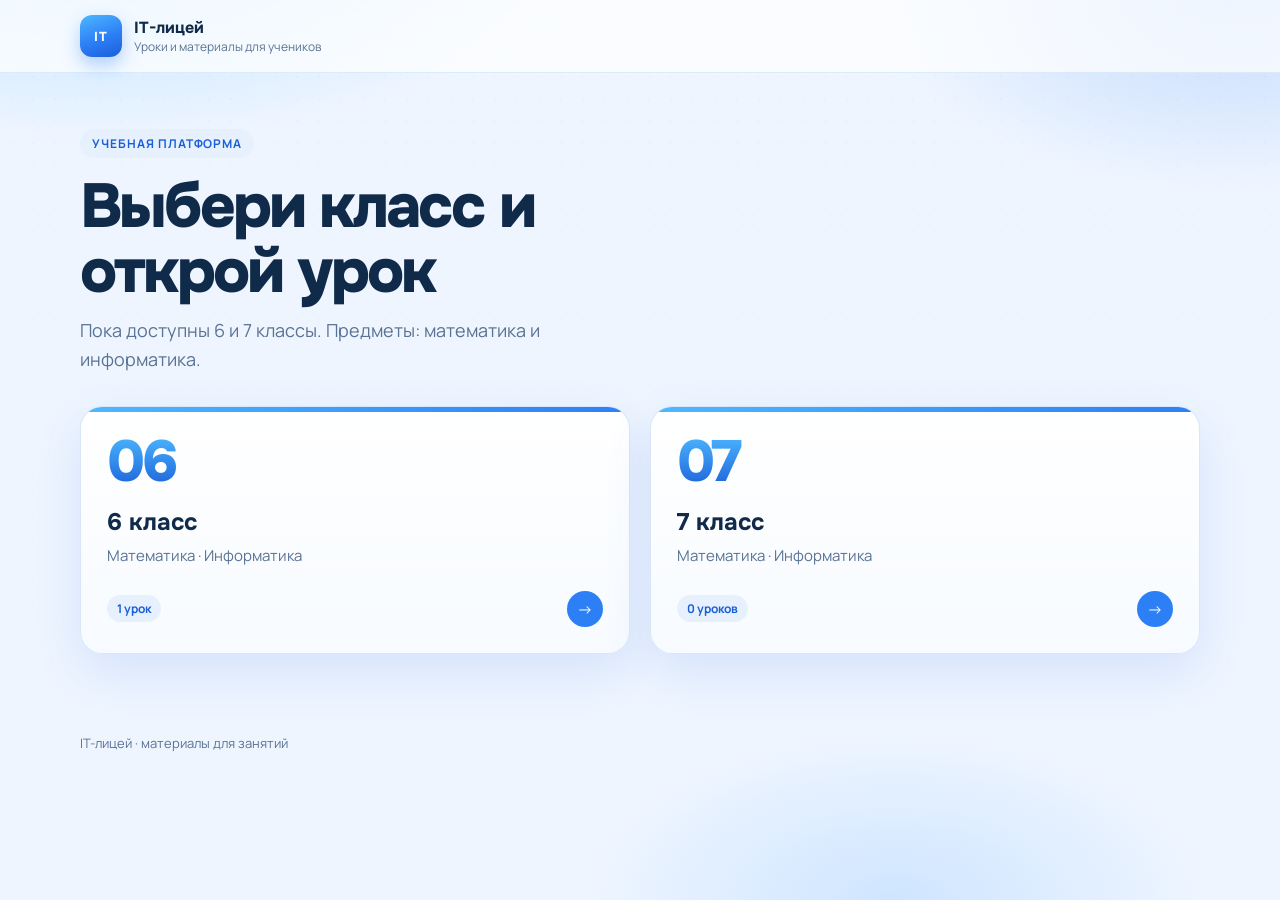
<file: index.html>
<!DOCTYPE html>
<html lang="ru">
  <head>
    <meta charset="UTF-8" />
    <meta name="viewport" content="width=device-width, initial-scale=1" />
    <title>IT-лицей — учебные материалы</title>
    <link rel="icon" href="favicon.svg" type="image/svg+xml" />
    <link rel="preconnect" href="https://fonts.googleapis.com" />
    <link rel="preconnect" href="https://fonts.gstatic.com" crossorigin />
    <link
      href="https://fonts.googleapis.com/css2?family=Manrope:wght@400;500;600;700;800&family=Onest:wght@500;600;700;800&display=swap"
      rel="stylesheet"
    />
    <link rel="stylesheet" href="css/styles.css" />
  </head>
  <body data-page="home">
    <a class="skip" href="#content">К содержанию</a>
    <header class="site-header">
      <div class="wrap header-inner">
        <a class="brand" href="index.html">
          <span class="mark">IT</span>
          <span class="brand-text">
            <strong data-brand-name>IT-лицей</strong>
            <span data-brand-tag>Уроки и материалы для учеников</span>
          </span>
        </a>
      </div>
    </header>
    <main id="content" class="wrap">
      <section class="hero">
        <span class="kicker">Учебная платформа</span>
        <h1>Выбери класс и открой урок</h1>
        <p class="lede">
          Пока доступны 6 и 7 классы. Предметы: математика и информатика.
        </p>
      </section>
      <section class="grid" data-home-grid></section>
    </main>
    <footer class="site-footer wrap">IT-лицей · материалы для занятий</footer>
    <script src="js/curriculum.js"></script>
    <script src="js/app.js"></script>
  </body>
</html>
</file>
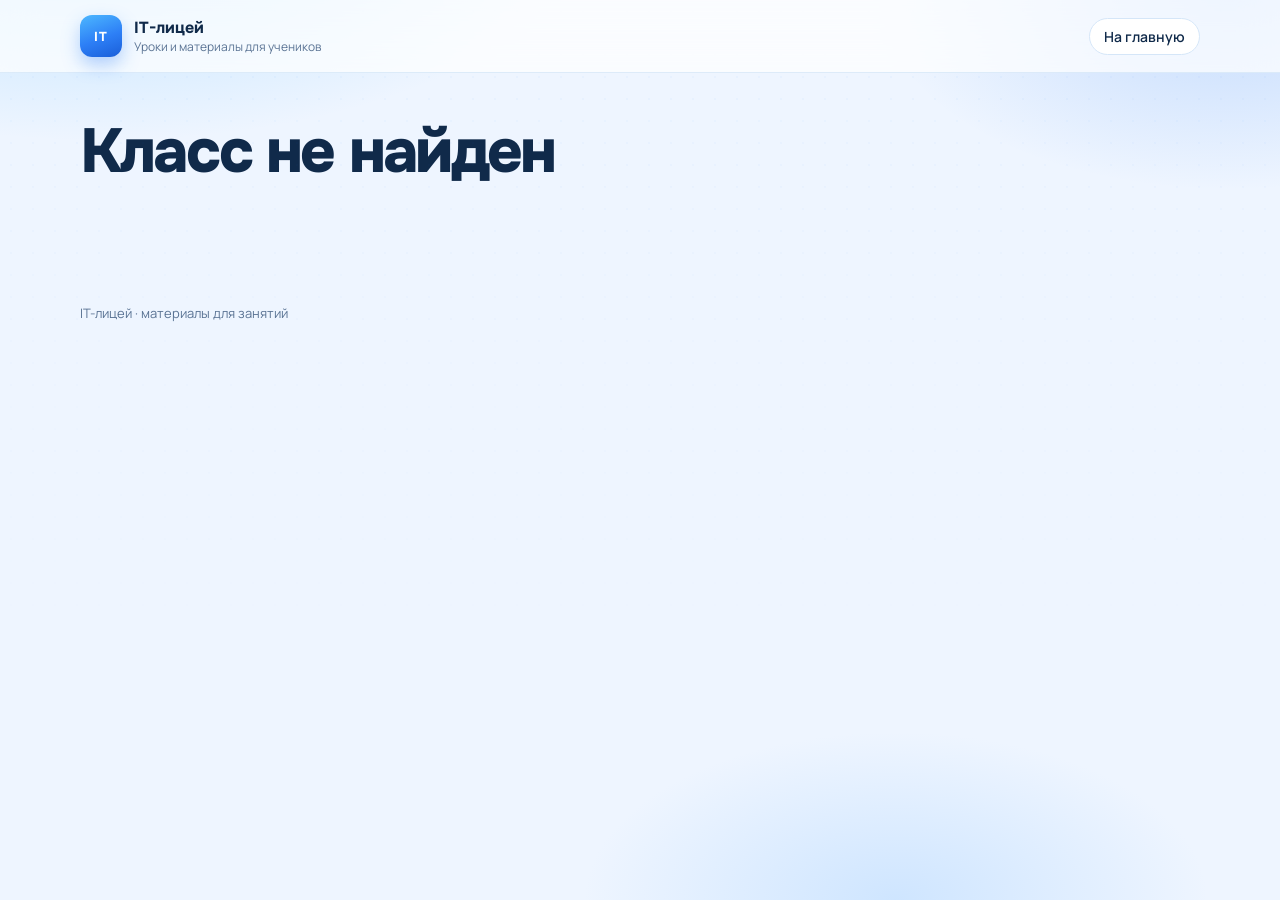
<file: klass.html>
<!DOCTYPE html>
<html lang="ru">
  <head>
    <meta charset="UTF-8" />
    <meta name="viewport" content="width=device-width, initial-scale=1" />
    <title>Класс — IT-лицей</title>
    <link rel="icon" href="favicon.svg" type="image/svg+xml" />
    <link rel="preconnect" href="https://fonts.googleapis.com" />
    <link rel="preconnect" href="https://fonts.gstatic.com" crossorigin />
    <link
      href="https://fonts.googleapis.com/css2?family=Manrope:wght@400;500;600;700;800&family=Onest:wght@500;600;700;800&display=swap"
      rel="stylesheet"
    />
    <link rel="stylesheet" href="css/styles.css" />
  </head>
  <body data-page="klass">
    <a class="skip" href="#content">К содержанию</a>
    <header class="site-header">
      <div class="wrap header-inner">
        <a class="brand" href="index.html">
          <span class="mark">IT</span>
          <span class="brand-text">
            <strong data-brand-name>IT-лицей</strong>
            <span data-brand-tag>Уроки и материалы для учеников</span>
          </span>
        </a>
        <a class="nav-link" href="index.html">На главную</a>
      </div>
    </header>
    <main id="content" class="wrap">
      <nav class="crumbs" data-crumbs></nav>
      <div class="page-head">
        <h1 class="page-title" data-page-title>Класс</h1>
      </div>
      <section class="grid" data-subject-grid></section>
    </main>
    <footer class="site-footer wrap">IT-лицей · материалы для занятий</footer>
    <script src="js/curriculum.js"></script>
    <script src="js/app.js"></script>
  </body>
</html>
</file>
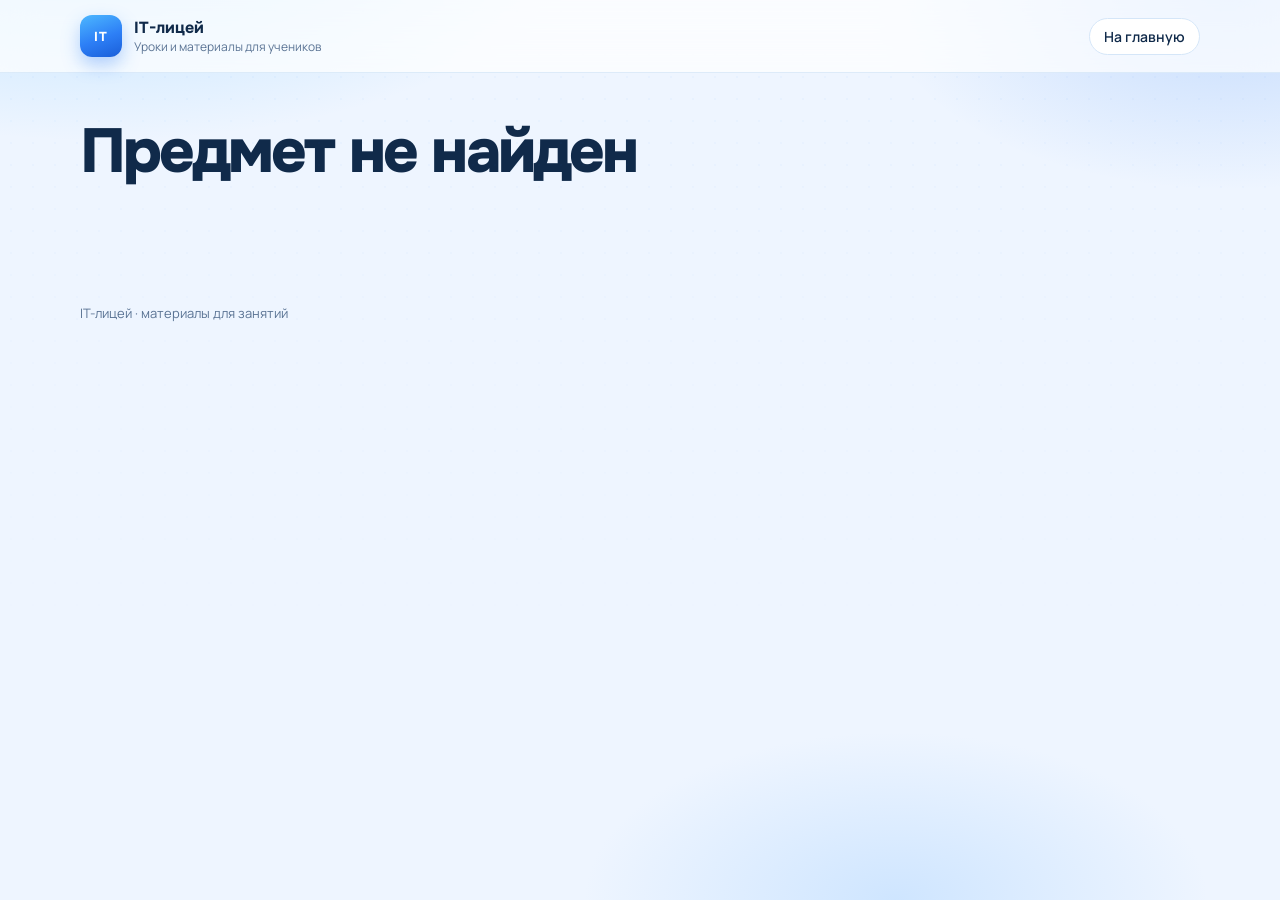
<file: predmet.html>
<!DOCTYPE html>
<html lang="ru">
  <head>
    <meta charset="UTF-8" />
    <meta name="viewport" content="width=device-width, initial-scale=1" />
    <title>Предмет — IT-лицей</title>
    <link rel="icon" href="favicon.svg" type="image/svg+xml" />
    <link rel="preconnect" href="https://fonts.googleapis.com" />
    <link rel="preconnect" href="https://fonts.gstatic.com" crossorigin />
    <link
      href="https://fonts.googleapis.com/css2?family=Manrope:wght@400;500;600;700;800&family=Onest:wght@500;600;700;800&display=swap"
      rel="stylesheet"
    />
    <link rel="stylesheet" href="css/styles.css" />
  </head>
  <body data-page="predmet">
    <a class="skip" href="#content">К содержанию</a>
    <header class="site-header">
      <div class="wrap header-inner">
        <a class="brand" href="index.html">
          <span class="mark">IT</span>
          <span class="brand-text">
            <strong data-brand-name>IT-лицей</strong>
            <span data-brand-tag>Уроки и материалы для учеников</span>
          </span>
        </a>
        <a class="nav-link" href="index.html">На главную</a>
      </div>
    </header>
    <main id="content" class="wrap">
      <nav class="crumbs" data-crumbs></nav>
      <div class="page-head">
        <h1 class="page-title" data-page-title>Предмет</h1>
      </div>
      <section class="lessons" data-lesson-list></section>
    </main>
    <footer class="site-footer wrap">IT-лицей · материалы для занятий</footer>
    <script src="js/curriculum.js"></script>
    <script src="js/app.js"></script>
  </body>
</html>
</file>
<file: css/styles.css>
:root {
  --bg: #eef5ff;
  --paper: #ffffff;
  --ink: #102a4a;
  --muted: #5a7394;
  --line: #d5e6f8;
  --accent: #2d7ff6;
  --accent-dark: #1a5ed8;
  --sky: #4db8ff;
  --soft: #e7f1fe;
  --shadow: 0 18px 48px rgba(29, 99, 214, 0.12);
  --radius: 22px;
  --font-display: "Onest", system-ui, sans-serif;
  --font-ui: "Manrope", system-ui, sans-serif;
}

*,
*::before,
*::after {
  box-sizing: border-box;
}

html {
  scroll-behavior: smooth;
}

body {
  margin: 0;
  min-height: 100vh;
  color: var(--ink);
  font-family: var(--font-ui);
  background:
    radial-gradient(900px 420px at 8% -10%, rgba(77, 184, 255, 0.35), transparent 55%),
    radial-gradient(700px 380px at 96% 0%, rgba(45, 127, 246, 0.22), transparent 50%),
    radial-gradient(520px 280px at 70% 100%, rgba(168, 210, 255, 0.45), transparent 60%),
    var(--bg);
}

body::before {
  content: "";
  position: fixed;
  inset: 0;
  pointer-events: none;
  background-image: radial-gradient(rgba(45, 127, 246, 0.09) 1px, transparent 1px);
  background-size: 22px 22px;
  mask-image: linear-gradient(180deg, rgba(0, 0, 0, 0.4), transparent 72%);
}

a {
  color: inherit;
  text-decoration: none;
}

img {
  max-width: 100%;
}

.skip {
  position: absolute;
  left: 16px;
  top: -40px;
  z-index: 30;
  padding: 8px 12px;
  border-radius: 10px;
  background: var(--accent);
  color: #fff;
}

.skip:focus {
  top: 12px;
}

.wrap {
  width: min(1120px, calc(100% - 40px));
  margin: 0 auto;
}

.site-header {
  position: sticky;
  top: 0;
  z-index: 20;
  border-bottom: 1px solid rgba(213, 230, 248, 0.8);
  background: rgba(255, 255, 255, 0.72);
  backdrop-filter: blur(18px);
}

.header-inner {
  display: flex;
  align-items: center;
  justify-content: space-between;
  gap: 16px;
  min-height: 72px;
}

.brand {
  display: flex;
  align-items: center;
  gap: 12px;
}

.mark {
  display: grid;
  place-items: center;
  width: 42px;
  height: 42px;
  border-radius: 12px;
  background: linear-gradient(160deg, var(--sky), var(--accent) 55%, var(--accent-dark));
  color: #fff;
  font-family: var(--font-display);
  font-size: 13px;
  font-weight: 700;
  letter-spacing: 0.04em;
  box-shadow: 0 8px 18px rgba(45, 127, 246, 0.35);
}

.brand-text {
  display: flex;
  flex-direction: column;
}

.brand-text strong {
  font-family: var(--font-display);
  font-size: 16px;
  font-weight: 700;
}

.brand-text span {
  color: var(--muted);
  font-size: 12px;
}

.nav-link {
  padding: 8px 14px;
  border: 1px solid var(--line);
  border-radius: 999px;
  background: #fff;
  color: var(--ink);
  font-size: 14px;
  font-weight: 600;
}

.nav-link:hover {
  border-color: var(--accent);
  color: var(--accent-dark);
}

.hero {
  position: relative;
  z-index: 1;
  padding: 56px 0 32px;
}

.kicker {
  display: inline-flex;
  margin-bottom: 16px;
  padding: 6px 12px;
  border-radius: 999px;
  background: var(--soft);
  color: var(--accent-dark);
  font-size: 12px;
  font-weight: 700;
  letter-spacing: 0.08em;
  text-transform: uppercase;
}

.hero h1,
.page-title {
  margin: 0 0 12px;
  max-width: 16ch;
  font-family: var(--font-display);
  font-size: clamp(36px, 6vw, 62px);
  font-weight: 800;
  line-height: 1.05;
  letter-spacing: -0.045em;
}

.lede {
  max-width: 48ch;
  margin: 0;
  color: var(--muted);
  font-size: 18px;
  line-height: 1.6;
}

.lede a {
  color: var(--accent-dark);
  font-weight: 700;
}

.grid {
  position: relative;
  z-index: 1;
  display: grid;
  grid-template-columns: repeat(2, 1fr);
  gap: 20px;
  padding-bottom: 72px;
}

.card {
  position: relative;
  display: flex;
  overflow: hidden;
  flex-direction: column;
  min-height: 248px;
  padding: 26px;
  border: 1px solid rgba(213, 230, 248, 0.95);
  border-radius: var(--radius);
  background: linear-gradient(180deg, #ffffff 0%, #f7fbff 100%);
  box-shadow: var(--shadow);
  cursor: pointer;
  transition: transform 0.2s ease, box-shadow 0.2s ease, border-color 0.2s ease;
}

.card::before {
  content: "";
  position: absolute;
  inset: 0 0 auto;
  height: 5px;
  background: linear-gradient(90deg, var(--sky), var(--accent));
}

.card:hover {
  transform: translateY(-5px);
  border-color: #b9d6fb;
  box-shadow: 0 24px 56px rgba(29, 99, 214, 0.18);
}

.card-num {
  font-family: var(--font-display);
  font-size: 58px;
  font-weight: 800;
  line-height: 1;
  letter-spacing: -0.06em;
  background: linear-gradient(180deg, var(--sky), var(--accent-dark));
  -webkit-background-clip: text;
  background-clip: text;
  color: transparent;
}

.card h2,
.card h3 {
  margin: 16px 0 8px;
  font-family: var(--font-display);
  font-size: 24px;
  font-weight: 700;
}

.card p,
.meta {
  margin: 0;
  color: var(--muted);
  font-size: 15px;
}

.card-foot {
  display: flex;
  align-items: center;
  justify-content: space-between;
  gap: 12px;
  margin-top: auto;
  padding-top: 22px;
  font-size: 14px;
}

.chip {
  display: inline-flex;
  align-items: center;
  gap: 6px;
  padding: 5px 10px;
  border-radius: 999px;
  background: var(--soft);
  color: var(--accent-dark);
  font-size: 12px;
  font-weight: 700;
}

.chip.teal {
  background: #e5f6ff;
  color: #1277b8;
}

.arrow {
  display: grid;
  place-items: center;
  width: 36px;
  height: 36px;
  border-radius: 50%;
  background: var(--accent);
  color: #fff;
  font-size: 16px;
}

.crumbs {
  display: flex;
  flex-wrap: wrap;
  gap: 8px;
  margin: 28px 0 18px;
  color: var(--muted);
  font-size: 14px;
}

.crumbs a {
  color: var(--accent-dark);
  font-weight: 600;
}

.crumbs a:hover {
  text-decoration: underline;
}

.page-head {
  display: flex;
  align-items: end;
  justify-content: space-between;
  gap: 20px;
  margin-bottom: 28px;
}

.lessons {
  display: grid;
  gap: 12px;
  padding-bottom: 72px;
}

.lesson-row {
  display: grid;
  grid-template-columns: 64px 1fr auto;
  align-items: center;
  gap: 16px;
  padding: 18px 20px;
  border: 1px solid var(--line);
  border-radius: 16px;
  background: var(--paper);
  box-shadow: 0 8px 24px rgba(29, 99, 214, 0.06);
  transition: transform 0.18s ease, border-color 0.18s ease;
}

.lesson-row:hover {
  transform: translateX(4px);
  border-color: #b9d6fb;
}

.lesson-row .n {
  font-family: var(--font-display);
  font-size: 20px;
  font-weight: 800;
  color: var(--accent);
}

.empty {
  padding: 36px;
  border: 1px dashed #b9d6fb;
  border-radius: var(--radius);
  background: rgba(255, 255, 255, 0.72);
  color: var(--muted);
}

.article {
  position: relative;
  z-index: 1;
  margin-bottom: 80px;
  padding: 36px 40px 48px;
  border: 1px solid var(--line);
  border-radius: 24px;
  background: var(--paper);
  box-shadow: var(--shadow);
  font-size: 18px;
  line-height: 1.7;
}

.lesson-intro {
  margin-bottom: 4px;
}

.lesson-intro h1 {
  margin: 0 0 12px;
  font-family: var(--font-display);
  font-size: clamp(28px, 4vw, 42px);
  line-height: 1.15;
  letter-spacing: -0.03em;
}

.tabs {
  display: flex;
  flex-wrap: wrap;
  gap: 8px;
  margin: 18px 0 4px;
  padding: 0 0 8px;
}

.tab {
  display: grid;
  place-items: center;
  width: 36px;
  height: 36px;
  padding: 0;
  border: 1px solid var(--line);
  border-radius: 50%;
  background: #fff;
  color: var(--muted);
  font-family: var(--font-display);
  font-size: 14px;
  font-weight: 700;
  cursor: pointer;
}

.tab:hover {
  border-color: #b9d6fb;
  color: var(--ink);
}

.tab.is-active {
  border-color: transparent;
  background: linear-gradient(160deg, var(--sky), var(--accent) 60%, var(--accent-dark));
  color: #fff;
  box-shadow: 0 8px 16px rgba(45, 127, 246, 0.28);
}

.tab-panel {
  padding-top: 8px;
}

.article h1 {
  margin: 0 0 12px;
  font-family: var(--font-display);
  font-size: clamp(28px, 4vw, 42px);
  line-height: 1.15;
  letter-spacing: -0.03em;
}

.article h2 {
  margin: 8px 0 14px;
  padding: 4px 0 0 14px;
  border-left: 4px solid var(--accent);
  font-family: var(--font-display);
  font-size: 24px;
}

.article h3 {
  margin: 32px 0 12px;
  padding-top: 18px;
  border-top: 1px dashed var(--line);
  font-size: 20px;
}

.article p,
.article li {
  color: #24364f;
}

.article ul,
.article ol {
  margin: 8px 0 16px;
  padding-left: 1.4em;
}

.article li {
  margin: 6px 0;
}

.article hr {
  border: 0;
  border-top: 1px solid var(--line);
  margin: 32px 0;
}

.article .katex-display,
.article .tex-display {
  margin: 18px 0;
  overflow-x: auto;
  overflow-y: hidden;
  padding-top: 0.9em;
}

/* Дополнительный множитель: скобочка и число справа сверху от числителя */
.article .katex .addm {
  position: relative;
  padding-right: 0.78em;
}

.article .katex .addm-hat {
  position: absolute;
  left: calc(100% - 0.02em);
  top: -0.52em;
  font-size: 0.58em;
  line-height: 1;
  font-style: normal;
  padding-left: 0.4em;
}

.article .katex .addm-hat::before {
  content: "";
  position: absolute;
  left: 0;
  top: 0.45em;
  width: 0.46em;
  height: 0;
  border-top: 1.45px solid currentColor;
  transform: rotate(48deg);
  transform-origin: left center;
}

.site-footer {
  position: relative;
  z-index: 1;
  padding: 8px 0 40px;
  color: var(--muted);
  font-size: 13px;
}

.status {
  padding: 48px 0;
  color: var(--muted);
}

@media (max-width: 860px) {
  .grid {
    grid-template-columns: 1fr;
  }

  .article {
    padding: 24px 18px 32px;
  }

  .hero h1,
  .page-title {
    max-width: none;
  }
}

@media (max-width: 640px) {
  .wrap {
    width: min(1120px, calc(100% - 24px));
  }

  .grid {
    grid-template-columns: 1fr;
  }

  .lesson-row {
    grid-template-columns: 40px 1fr;
  }

  .lesson-row .arrow {
    display: none;
  }
}

@media print {
  body::before,
  .site-header,
  .crumbs,
  .tabs,
  .site-footer {
    display: none !important;
  }

  .tab-panel {
    display: block !important;
  }

  .article {
    border: 0;
    box-shadow: none;
    padding: 0;
  }
}
</file>
